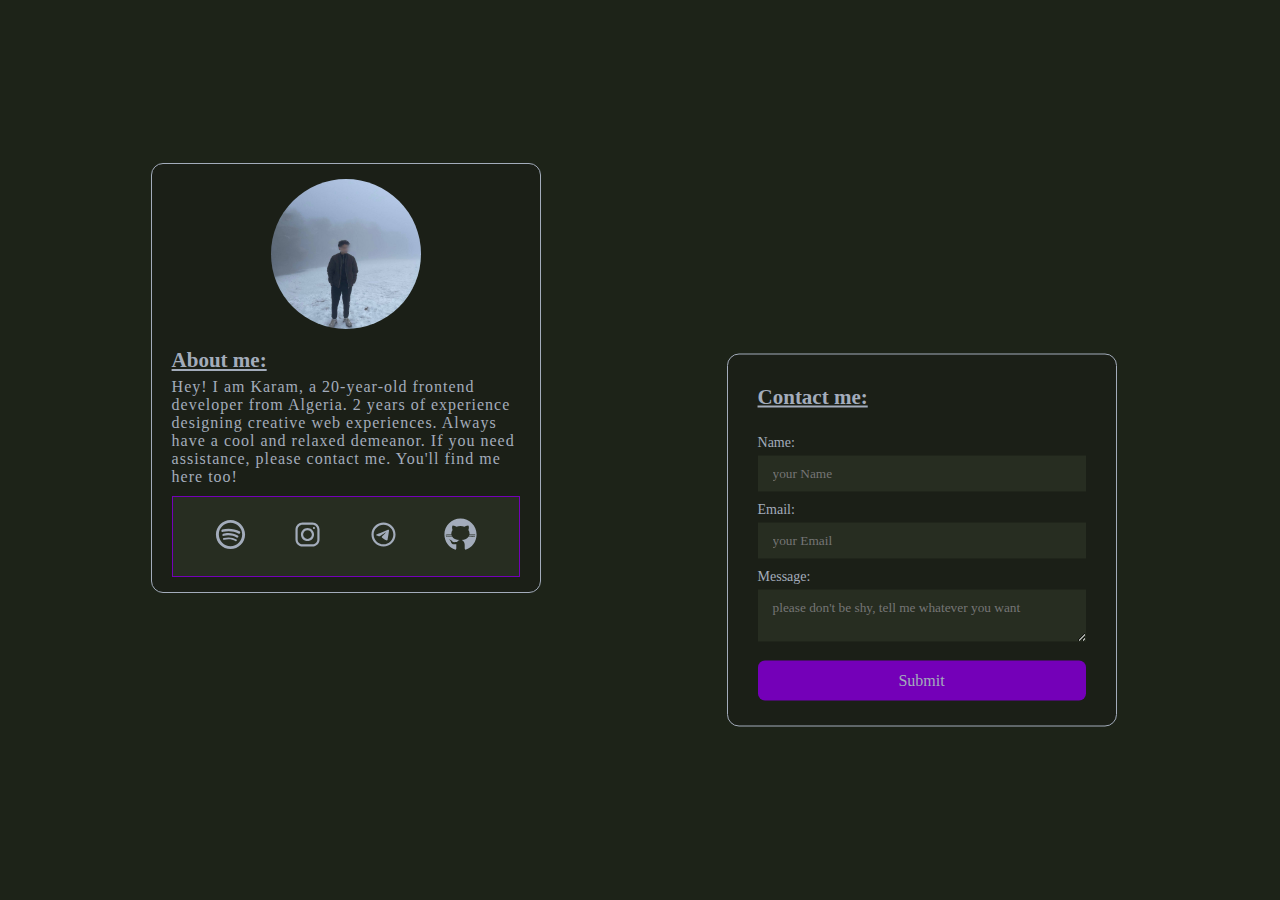
<file: index.html>
<!DOCTYPE html>
<html lang="en">
  <head>
    <meta charset="UTF-8" />
    <meta name="viewport" content="width=device-width, initial-scale=1.0" />
    <title>karamDev</title>
    <link rel="stylesheet" href="./css/style.css">
  </head>
  <body>
    <div class="container">
      <div class="mainPage01 aboutMe mainPage01Screen">
        <div class="card">
          <img src="./imgs/img01.jpg" alt="not found" loading="lazy" />
        </div>

        <div class="personalInfo">
          <h2>About me:</h2>
          <p>
            Hey! I am Karam, a 20-year-old frontend developer from Algeria. 2 years of experience designing creative web experiences.
            Always have a cool and relaxed demeanor. If you need assistance, please contact me.
            You'll find me here too!
          </p>
        </div>

        <div class="iconsLink">
          <a href="https://open.spotify.com/user/317zyqvmzcftjy7rs3qo7rpbixmu" title="Spotify" target="_blank" rel="noopener noreferrer">
            <svg xmlns="http://www.w3.org/2000/svg" x="0px" y="0px" fill="#A3ACBB" width="35" height="35" viewBox="0 0 24 24">
              <path d="M 12 2 C 6.4889971 2 2 6.4889971 2 12 C 2 17.511003 6.4889971 22 12 22 C 17.511003 22 22 17.511003 22 12 C 22 6.4889971 17.511003 2 12 2 z M 12 4 C 16.430123 4 20 7.5698774 20 12 C 20 16.430123 16.430123 20 12 20 C 7.5698774 20 4 16.430123 4 12 C 4 7.5698774 7.5698774 4 12 4 z M 10.689453 8 C 9.1494531 8 7.696125 8.171625 6.328125 8.515625 C 5.986125 8.600625 5.7285156 8.8561406 5.7285156 9.3691406 C 5.7285156 9.8821406 6.0709844 10.310609 6.5839844 10.224609 C 6.8399844 10.224609 6.9266562 10.138672 7.0976562 10.138672 C 8.2096562 9.8816719 9.4924531 9.7109375 10.689453 9.7109375 C 13.084453 9.7109375 15.564391 10.309 17.275391 11.25 C 17.531391 11.335 17.616109 11.421875 17.787109 11.421875 C 18.301109 11.421875 18.643516 11.079406 18.728516 10.566406 C 18.728516 10.139406 18.473797 9.8819375 18.216797 9.7109375 C 16.078797 8.5989375 13.340453 8 10.689453 8 z M 10.519531 10.994141 C 9.0655312 10.994141 8.0396719 11.250813 7.0136719 11.507812 C 6.5856719 11.678813 6.4140625 11.849344 6.4140625 12.277344 C 6.4140625 12.619344 6.6696563 12.960938 7.0976562 12.960938 C 7.2686562 12.960937 7.3543906 12.961 7.5253906 12.875 C 8.2953906 12.704 9.3215937 12.533203 10.433594 12.533203 C 12.656594 12.533203 14.710062 13.045328 16.164062 13.986328 C 16.335063 14.071328 16.506734 14.158203 16.677734 14.158203 C 17.104734 14.158203 17.360266 13.815672 17.447266 13.388672 C 17.447266 13.132672 17.276531 12.876078 17.019531 12.705078 C 15.137531 11.593078 12.914531 10.994141 10.519531 10.994141 z M 10.775391 14.007812 C 9.5783906 14.007812 8.4655156 14.178547 7.3535156 14.435547 C 7.0115156 14.435547 6.8417969 14.691203 6.8417969 15.033203 C 6.8417969 15.375203 7.0974531 15.632812 7.4394531 15.632812 C 7.5254531 15.632812 7.6961875 15.546875 7.8671875 15.546875 C 8.7221875 15.375875 9.7484531 15.205078 10.689453 15.205078 C 12.399453 15.205078 14.025594 15.632344 15.308594 16.402344 C 15.479594 16.487344 15.565328 16.572266 15.736328 16.572266 C 15.992328 16.572266 16.248922 16.402609 16.419922 15.974609 C 16.419922 15.632609 16.249125 15.546 16.078125 15.375 C 14.538125 14.52 12.742391 14.007812 10.775391 14.007812 z"></path>
          </svg>
          </a>

          <a href="https://www.instagram.com/karam_baii/" target="_blank" rel="noopener noreferrer" title="Instagram">
            <svg xmlns="http://www.w3.org/2000/svg" x="0px" y="0px" fill="#A3ACBB" width="35" height="35" viewBox="0 0 32 32">
              <path d="M 11.46875 5 C 7.917969 5 5 7.914063 5 11.46875 L 5 20.53125 C 5 24.082031 7.914063 27 11.46875 27 L 20.53125 27 C 24.082031 27 27 24.085938 27 20.53125 L 27 11.46875 C 27 7.917969 24.085938 5 20.53125 5 Z M 11.46875 7 L 20.53125 7 C 23.003906 7 25 8.996094 25 11.46875 L 25 20.53125 C 25 23.003906 23.003906 25 20.53125 25 L 11.46875 25 C 8.996094 25 7 23.003906 7 20.53125 L 7 11.46875 C 7 8.996094 8.996094 7 11.46875 7 Z M 21.90625 9.1875 C 21.402344 9.1875 21 9.589844 21 10.09375 C 21 10.597656 21.402344 11 21.90625 11 C 22.410156 11 22.8125 10.597656 22.8125 10.09375 C 22.8125 9.589844 22.410156 9.1875 21.90625 9.1875 Z M 16 10 C 12.699219 10 10 12.699219 10 16 C 10 19.300781 12.699219 22 16 22 C 19.300781 22 22 19.300781 22 16 C 22 12.699219 19.300781 10 16 10 Z M 16 12 C 18.222656 12 20 13.777344 20 16 C 20 18.222656 18.222656 20 16 20 C 13.777344 20 12 18.222656 12 16 C 12 13.777344 13.777344 12 16 12 Z"></path>
              </svg>
        </a>  
          <a href="https://web.telegram.org/a/" target="_blank" rel="noopener noreferrer"  title="Telegram">
            <svg xmlns="http://www.w3.org/2000/svg" x="0px" y="0px" fill="#A3ACBB"  width="35" height="35" viewBox="0 0 64 64">
              <path d="M 32 10 C 19.85 10 10 19.85 10 32 C 10 44.15 19.85 54 32 54 C 44.15 54 54 44.15 54 32 C 54 19.85 44.15 10 32 10 z M 32 14 C 41.941 14 50 22.059 50 32 C 50 41.941 41.941 50 32 50 C 22.059 50 14 41.941 14 32 C 14 22.059 22.059 14 32 14 z M 41.041016 23.337891 C 40.533078 23.279297 39.894891 23.418531 39.181641 23.675781 C 37.878641 24.145781 21.223719 31.217953 20.261719 31.626953 C 19.350719 32.014953 18.487328 32.437828 18.486328 33.048828 C 18.486328 33.478828 18.741312 33.721656 19.445312 33.972656 C 20.177313 34.234656 22.023281 34.79275 23.113281 35.09375 C 24.163281 35.38275 25.357344 35.130844 26.027344 34.714844 C 26.736344 34.273844 34.928625 28.7925 35.515625 28.3125 C 36.102625 27.8325 36.571797 28.448688 36.091797 28.929688 C 35.611797 29.410688 29.988094 34.865094 29.246094 35.621094 C 28.346094 36.539094 28.985844 37.490094 29.589844 37.871094 C 30.278844 38.306094 35.239328 41.632016 35.986328 42.166016 C 36.733328 42.700016 37.489594 42.941406 38.183594 42.941406 C 38.877594 42.941406 39.242891 42.026797 39.587891 40.966797 C 39.992891 39.725797 41.890047 27.352062 42.123047 24.914062 C 42.194047 24.175062 41.960906 23.683844 41.503906 23.464844 C 41.365656 23.398594 41.210328 23.357422 41.041016 23.337891 z"></path>
              </svg>
            </a>

          <a href="https://github.com/karam-baii" title="Git Hub" target="_blank" rel="noopener noreferrer">
            <svg xmlns="http://www.w3.org/2000/svg" x="0px" y="0px" fill="#A3ACBB" width="35" height="35" viewBox="0 0 50 50">
              <path d="M17.791,46.836C18.502,46.53,19,45.823,19,45v-5.4c0-0.197,0.016-0.402,0.041-0.61C19.027,38.994,19.014,38.997,19,39 c0,0-3,0-3.6,0c-1.5,0-2.8-0.6-3.4-1.8c-0.7-1.3-1-3.5-2.8-4.7C8.9,32.3,9.1,32,9.7,32c0.6,0.1,1.9,0.9,2.7,2c0.9,1.1,1.8,2,3.4,2 c2.487,0,3.82-0.125,4.622-0.555C21.356,34.056,22.649,33,24,33v-0.025c-5.668-0.182-9.289-2.066-10.975-4.975 c-3.665,0.042-6.856,0.405-8.677,0.707c-0.058-0.327-0.108-0.656-0.151-0.987c1.797-0.296,4.843-0.647,8.345-0.714 c-0.112-0.276-0.209-0.559-0.291-0.849c-3.511-0.178-6.541-0.039-8.187,0.097c-0.02-0.332-0.047-0.663-0.051-0.999 c1.649-0.135,4.597-0.27,8.018-0.111c-0.079-0.5-0.13-1.011-0.13-1.543c0-1.7,0.6-3.5,1.7-5c-0.5-1.7-1.2-5.3,0.2-6.6 c2.7,0,4.6,1.3,5.5,2.1C21,13.4,22.9,13,25,13s4,0.4,5.6,1.1c0.9-0.8,2.8-2.1,5.5-2.1c1.5,1.4,0.7,5,0.2,6.6c1.1,1.5,1.7,3.2,1.6,5 c0,0.484-0.045,0.951-0.11,1.409c3.499-0.172,6.527-0.034,8.204,0.102c-0.002,0.337-0.033,0.666-0.051,0.999 c-1.671-0.138-4.775-0.28-8.359-0.089c-0.089,0.336-0.197,0.663-0.325,0.98c3.546,0.046,6.665,0.389,8.548,0.689 c-0.043,0.332-0.093,0.661-0.151,0.987c-1.912-0.306-5.171-0.664-8.879-0.682C35.112,30.873,31.557,32.75,26,32.969V33 c2.6,0,5,3.9,5,6.6V45c0,0.823,0.498,1.53,1.209,1.836C41.37,43.804,48,35.164,48,25C48,12.318,37.683,2,25,2S2,12.318,2,25 C2,35.164,8.63,43.804,17.791,46.836z"></path>
          </svg>
          </a>
        </div>


      </div>

      <div class="mainPage02 contactMeBox mainPage02Screen">
        <div class="personalInfo contactMe">
          <h2>Contact me:</h2>
          <form action="https://api.web3forms.com/submit" method="POST" id="myForm">
            <input type="hidden" name="access_key" value="ef226a4a-772e-41c5-b77d-ee29cde734e2">
            <label for="name" class="labels">Name:</label>
            <input
              type="text"
              id="name"
              name="name"
              placeholder="your Name"
              autocomplete="off"
              required
            />
            <br />
            <label for="email" class="labels">Email:</label>
            <input
              type="email"
              id="email"
              name="email"
              placeholder="your Email"
              autocomplete="off"
              required
            />
            <br />
            <label for="message" class="labels">Message:</label>
            <textarea
              id="message"
              name="message"
              placeholder="please don't be shy, tell me whatever you want"
              required
            ></textarea>
            <button type="submit" id="submitBtn">Submit</button>
          </form>
        </div>
      </div>
    </div>
  </body>
</html>
</file>
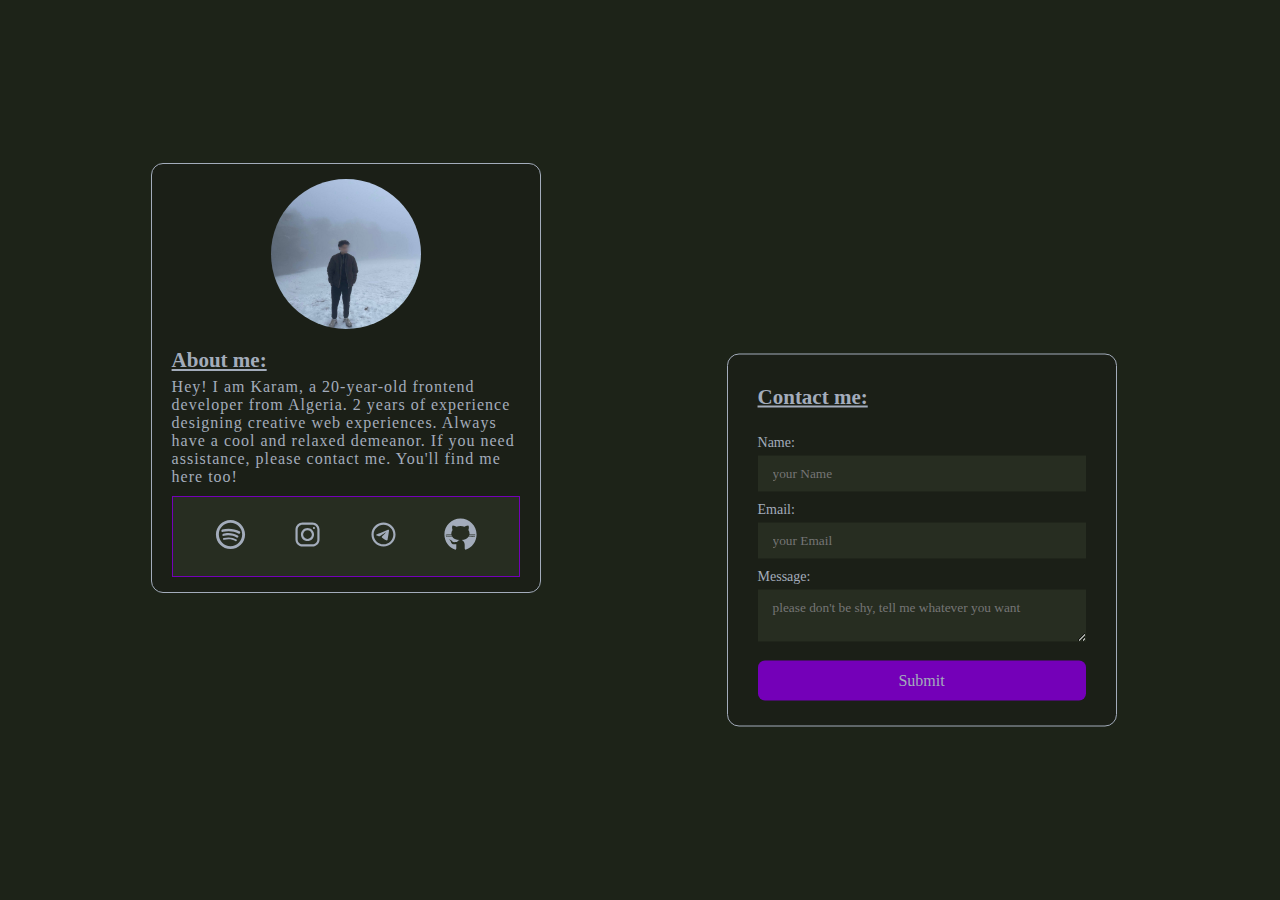
<file: html/index.html>
<!DOCTYPE html>
<html lang="en">
  <head>
    <meta charset="UTF-8" />
    <meta name="viewport" content="width=device-width, initial-scale=1.0" />
    <title>karamDev</title>
    <link rel="stylesheet" href="../css/style.css" />
  </head>
  <body>
    <div class="container">
      <div class="mainPage01 aboutMe mainPage01Screen">
        <div class="card">
          <img src="../imgs/img01.jpg" alt="not found" loading="lazy" />
        </div>

        <div class="personalInfo">
          <h2>About me:</h2>
          <p>
            Hey! I am Karam, a 20-year-old frontend developer from Algeria. 2 years of experience designing creative web experiences.
            Always have a cool and relaxed demeanor. If you need assistance, please contact me.
            You'll find me here too!
          </p>
        </div>

        <div class="iconsLink">
          <a href="https://open.spotify.com/user/317zyqvmzcftjy7rs3qo7rpbixmu" title="Spotify" target="_blank" rel="noopener noreferrer">
            <svg xmlns="http://www.w3.org/2000/svg" x="0px" y="0px" fill="#A3ACBB" width="35" height="35" viewBox="0 0 24 24">
              <path d="M 12 2 C 6.4889971 2 2 6.4889971 2 12 C 2 17.511003 6.4889971 22 12 22 C 17.511003 22 22 17.511003 22 12 C 22 6.4889971 17.511003 2 12 2 z M 12 4 C 16.430123 4 20 7.5698774 20 12 C 20 16.430123 16.430123 20 12 20 C 7.5698774 20 4 16.430123 4 12 C 4 7.5698774 7.5698774 4 12 4 z M 10.689453 8 C 9.1494531 8 7.696125 8.171625 6.328125 8.515625 C 5.986125 8.600625 5.7285156 8.8561406 5.7285156 9.3691406 C 5.7285156 9.8821406 6.0709844 10.310609 6.5839844 10.224609 C 6.8399844 10.224609 6.9266562 10.138672 7.0976562 10.138672 C 8.2096562 9.8816719 9.4924531 9.7109375 10.689453 9.7109375 C 13.084453 9.7109375 15.564391 10.309 17.275391 11.25 C 17.531391 11.335 17.616109 11.421875 17.787109 11.421875 C 18.301109 11.421875 18.643516 11.079406 18.728516 10.566406 C 18.728516 10.139406 18.473797 9.8819375 18.216797 9.7109375 C 16.078797 8.5989375 13.340453 8 10.689453 8 z M 10.519531 10.994141 C 9.0655312 10.994141 8.0396719 11.250813 7.0136719 11.507812 C 6.5856719 11.678813 6.4140625 11.849344 6.4140625 12.277344 C 6.4140625 12.619344 6.6696563 12.960938 7.0976562 12.960938 C 7.2686562 12.960937 7.3543906 12.961 7.5253906 12.875 C 8.2953906 12.704 9.3215937 12.533203 10.433594 12.533203 C 12.656594 12.533203 14.710062 13.045328 16.164062 13.986328 C 16.335063 14.071328 16.506734 14.158203 16.677734 14.158203 C 17.104734 14.158203 17.360266 13.815672 17.447266 13.388672 C 17.447266 13.132672 17.276531 12.876078 17.019531 12.705078 C 15.137531 11.593078 12.914531 10.994141 10.519531 10.994141 z M 10.775391 14.007812 C 9.5783906 14.007812 8.4655156 14.178547 7.3535156 14.435547 C 7.0115156 14.435547 6.8417969 14.691203 6.8417969 15.033203 C 6.8417969 15.375203 7.0974531 15.632812 7.4394531 15.632812 C 7.5254531 15.632812 7.6961875 15.546875 7.8671875 15.546875 C 8.7221875 15.375875 9.7484531 15.205078 10.689453 15.205078 C 12.399453 15.205078 14.025594 15.632344 15.308594 16.402344 C 15.479594 16.487344 15.565328 16.572266 15.736328 16.572266 C 15.992328 16.572266 16.248922 16.402609 16.419922 15.974609 C 16.419922 15.632609 16.249125 15.546 16.078125 15.375 C 14.538125 14.52 12.742391 14.007812 10.775391 14.007812 z"></path>
          </svg>
          </a>

          <a href="https://www.instagram.com/karam_baii/" target="_blank" rel="noopener noreferrer" title="Instagram">
            <svg xmlns="http://www.w3.org/2000/svg" x="0px" y="0px" fill="#A3ACBB" width="35" height="35" viewBox="0 0 32 32">
              <path d="M 11.46875 5 C 7.917969 5 5 7.914063 5 11.46875 L 5 20.53125 C 5 24.082031 7.914063 27 11.46875 27 L 20.53125 27 C 24.082031 27 27 24.085938 27 20.53125 L 27 11.46875 C 27 7.917969 24.085938 5 20.53125 5 Z M 11.46875 7 L 20.53125 7 C 23.003906 7 25 8.996094 25 11.46875 L 25 20.53125 C 25 23.003906 23.003906 25 20.53125 25 L 11.46875 25 C 8.996094 25 7 23.003906 7 20.53125 L 7 11.46875 C 7 8.996094 8.996094 7 11.46875 7 Z M 21.90625 9.1875 C 21.402344 9.1875 21 9.589844 21 10.09375 C 21 10.597656 21.402344 11 21.90625 11 C 22.410156 11 22.8125 10.597656 22.8125 10.09375 C 22.8125 9.589844 22.410156 9.1875 21.90625 9.1875 Z M 16 10 C 12.699219 10 10 12.699219 10 16 C 10 19.300781 12.699219 22 16 22 C 19.300781 22 22 19.300781 22 16 C 22 12.699219 19.300781 10 16 10 Z M 16 12 C 18.222656 12 20 13.777344 20 16 C 20 18.222656 18.222656 20 16 20 C 13.777344 20 12 18.222656 12 16 C 12 13.777344 13.777344 12 16 12 Z"></path>
              </svg>
        </a>  
          <a href="https://web.telegram.org/a/" target="_blank" rel="noopener noreferrer"  title="Telegram">
            <svg xmlns="http://www.w3.org/2000/svg" x="0px" y="0px" fill="#A3ACBB"  width="35" height="35" viewBox="0 0 64 64">
              <path d="M 32 10 C 19.85 10 10 19.85 10 32 C 10 44.15 19.85 54 32 54 C 44.15 54 54 44.15 54 32 C 54 19.85 44.15 10 32 10 z M 32 14 C 41.941 14 50 22.059 50 32 C 50 41.941 41.941 50 32 50 C 22.059 50 14 41.941 14 32 C 14 22.059 22.059 14 32 14 z M 41.041016 23.337891 C 40.533078 23.279297 39.894891 23.418531 39.181641 23.675781 C 37.878641 24.145781 21.223719 31.217953 20.261719 31.626953 C 19.350719 32.014953 18.487328 32.437828 18.486328 33.048828 C 18.486328 33.478828 18.741312 33.721656 19.445312 33.972656 C 20.177313 34.234656 22.023281 34.79275 23.113281 35.09375 C 24.163281 35.38275 25.357344 35.130844 26.027344 34.714844 C 26.736344 34.273844 34.928625 28.7925 35.515625 28.3125 C 36.102625 27.8325 36.571797 28.448688 36.091797 28.929688 C 35.611797 29.410688 29.988094 34.865094 29.246094 35.621094 C 28.346094 36.539094 28.985844 37.490094 29.589844 37.871094 C 30.278844 38.306094 35.239328 41.632016 35.986328 42.166016 C 36.733328 42.700016 37.489594 42.941406 38.183594 42.941406 C 38.877594 42.941406 39.242891 42.026797 39.587891 40.966797 C 39.992891 39.725797 41.890047 27.352062 42.123047 24.914062 C 42.194047 24.175062 41.960906 23.683844 41.503906 23.464844 C 41.365656 23.398594 41.210328 23.357422 41.041016 23.337891 z"></path>
              </svg>
            </a>

          <a href="https://github.com/karam-baii" title="Git Hub" target="_blank" rel="noopener noreferrer">
            <svg xmlns="http://www.w3.org/2000/svg" x="0px" y="0px" fill="#A3ACBB" width="35" height="35" viewBox="0 0 50 50">
              <path d="M17.791,46.836C18.502,46.53,19,45.823,19,45v-5.4c0-0.197,0.016-0.402,0.041-0.61C19.027,38.994,19.014,38.997,19,39 c0,0-3,0-3.6,0c-1.5,0-2.8-0.6-3.4-1.8c-0.7-1.3-1-3.5-2.8-4.7C8.9,32.3,9.1,32,9.7,32c0.6,0.1,1.9,0.9,2.7,2c0.9,1.1,1.8,2,3.4,2 c2.487,0,3.82-0.125,4.622-0.555C21.356,34.056,22.649,33,24,33v-0.025c-5.668-0.182-9.289-2.066-10.975-4.975 c-3.665,0.042-6.856,0.405-8.677,0.707c-0.058-0.327-0.108-0.656-0.151-0.987c1.797-0.296,4.843-0.647,8.345-0.714 c-0.112-0.276-0.209-0.559-0.291-0.849c-3.511-0.178-6.541-0.039-8.187,0.097c-0.02-0.332-0.047-0.663-0.051-0.999 c1.649-0.135,4.597-0.27,8.018-0.111c-0.079-0.5-0.13-1.011-0.13-1.543c0-1.7,0.6-3.5,1.7-5c-0.5-1.7-1.2-5.3,0.2-6.6 c2.7,0,4.6,1.3,5.5,2.1C21,13.4,22.9,13,25,13s4,0.4,5.6,1.1c0.9-0.8,2.8-2.1,5.5-2.1c1.5,1.4,0.7,5,0.2,6.6c1.1,1.5,1.7,3.2,1.6,5 c0,0.484-0.045,0.951-0.11,1.409c3.499-0.172,6.527-0.034,8.204,0.102c-0.002,0.337-0.033,0.666-0.051,0.999 c-1.671-0.138-4.775-0.28-8.359-0.089c-0.089,0.336-0.197,0.663-0.325,0.98c3.546,0.046,6.665,0.389,8.548,0.689 c-0.043,0.332-0.093,0.661-0.151,0.987c-1.912-0.306-5.171-0.664-8.879-0.682C35.112,30.873,31.557,32.75,26,32.969V33 c2.6,0,5,3.9,5,6.6V45c0,0.823,0.498,1.53,1.209,1.836C41.37,43.804,48,35.164,48,25C48,12.318,37.683,2,25,2S2,12.318,2,25 C2,35.164,8.63,43.804,17.791,46.836z"></path>
          </svg>
          </a>
        </div>


      </div>

      <div class="mainPage02 contactMeBox mainPage02Screen">
        <div class="personalInfo contactMe">
          <h2>Contact me:</h2>
          <form action="https://api.web3forms.com/submit" method="POST" id="myForm">
            <input type="hidden" name="access_key" value="ef226a4a-772e-41c5-b77d-ee29cde734e2">
            <label for="name" class="labels">Name:</label>
            <input
              type="text"
              id="name"
              name="name"
              placeholder="your Name"
              autocomplete="off"
              required
            />
            <br />
            <label for="email" class="labels">Email:</label>
            <input
              type="email"
              id="email"
              name="email"
              placeholder="your Email"
              autocomplete="off"
              required
            />
            <br />
            <label for="message" class="labels">Message:</label>
            <textarea
              id="message"
              name="message"
              placeholder="please don't be shy, tell me whatever you want"
              required
            ></textarea>
            <button type="submit" id="submitBtn">Submit</button>
          </form>
        </div>
      </div>
    </div>
  </body>
</html>
</file>
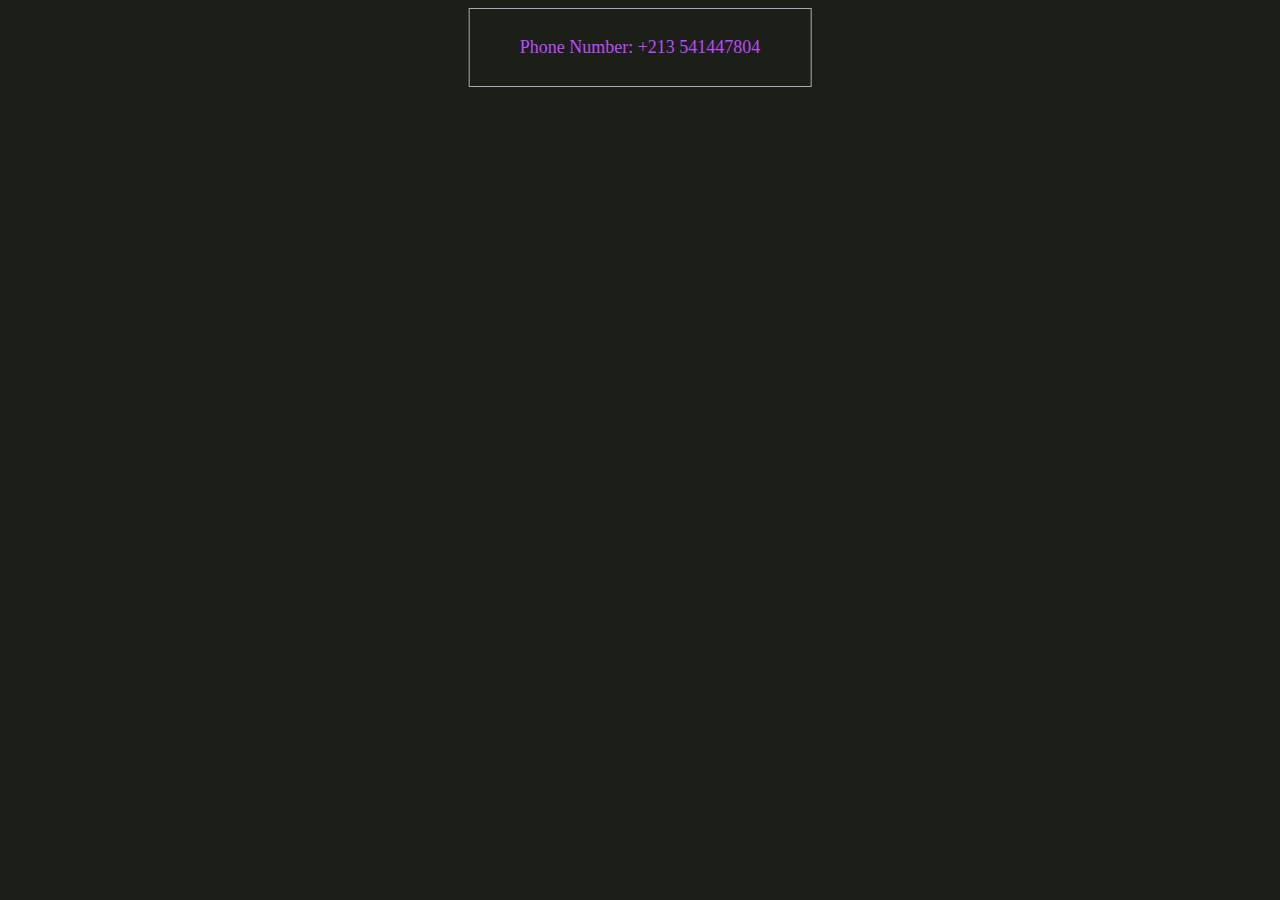
<file: home02.html>
<!DOCTYPE html>
<html lang="en">
<head>
    <meta charset="UTF-8">
    <meta name="viewport" content="width=device-width, initial-scale=1.0">
    <title>my number</title>
    <style>
        body{
            position: relative;
            background-color: #1b1f17;
        }

        div {
            position: absolute;
            top: -50%;
            left: 50%;
            transform: translateX(-50%);
            /* width: 20%; */
            color: #A3ACBB;
            background-color: #1b1f17;
            padding: 10px 50px;
            cursor: default;

            border: 1px solid #A3ACBB;
        }

        .num { 
            font-size: large;
            color: #bc4bfd;
        }
        
    </style>
</head>
<body>


    <div>
       
       <p class="num">Phone Number: +213 541447804</p>

    </div>
    
</body>
</html>
</file>
<file: css/style.css>
/* General styles for all screen sizes */
* {
    padding: 0;
    margin: 0;
    box-sizing: border-box;
    font-family: Georgia, 'Times New Roman', Times, serif;
}

.container {
    color-scheme: light dark;
    width: 100%;
    height: 100vh;
    background-color: #1d2318;
    color: #A3ACBB;
    display: flex;
    justify-content: space-around;
    align-items: center;
    padding: 20px 40px;
    position: relative;
}

.mainPage01, .mainPage02 {
    width: 390px;
    background-color: #1b1f17;
    color: #A3ACBB;
    padding: 15px 20px;
    border: 1px solid #A3ACBB;
    border-radius: 12px;
    display: flex;
    flex-direction: column;
    align-items: center;
    font-size: 14px;
    transition: all 0.3s ease;
}

.aboutMe {
    position: absolute;
    left: 27%;
    top: 42%;    
    transform: translate(-50%, -50%);
}

.contactMeBox {
    position: absolute;
    left: 72%;
    top: 60%;
    transform: translate(-50%, -50%);
}

.card img {
    width: 150px;
    height: 150px;
    border-radius: 50%;
    object-fit: cover;
    cursor: pointer;
    transition: all 0.2s ease-in-out;
}

.card img:hover {
    filter: saturate(100%);
}

.personalInfo {
    padding: 10px 0;
}

.personalInfo h2 {
    text-decoration: underline;
    padding: 5px 0;
    cursor: default;
}

.personalInfo p {
    font-size: 16px;
    letter-spacing: 1px;
}

.contactMe h2 {
    margin-bottom: 20px;
}

.labels {
    display: inline-block;
    margin-bottom: 5px;
}

#myForm input,
#myForm textarea {
    width: 100%;
    padding: 10px 15px;
    background-color: #272d21;
    outline: none;
    border: none;
    margin-bottom: 10px;
}

#myForm input:focus,
#myForm textarea:focus {
    outline: 2px solid #7400B8;
}

#submitBtn {
    width: 100%;
    height: 40px;
    padding: 10px 15px;
    margin-top: 5px;
    border-radius: 7px;
    font-size: 16px;
    border: none;
    cursor: pointer;
    color: #A3ACBB;
    background-color: #7400B8;
    transition: all 0.2s ease;
}

#submitBtn:hover {
    background-color: #63009b;
}

#submitBtn:active {
    background-color: #7400B8;
}

.iconsLink {
    padding: 10px 20px;
    display: flex;
    justify-content: space-around;
    align-items: center;
    width: 100%;
    background-color: #272d21;
    border: 1px solid #7400B8;
}

.iconsLink a {
    border-radius: 50%;
    padding: 10px;
    transition: all 0.2s ease;
}

.iconsLink a:hover {
    background-color: #7400B8;
}

/* Media query for screens with max-width of 1100px */
@media screen and (max-width: 1100px) {
    .mainPage01, .mainPage02 {
        width: 80%;
        max-width: 350px;
        font-size: 12px;
    }
}

/* Media query for screens with max-width of 550px */
@media screen and (max-width: 550px) {
    .container {
        flex-direction: column;
        padding: 10px 20px;
    }

    .mainPage01, .mainPage02 {
        width: 95%;
        font-size: 10px;
        margin: 10px 0;
        position: static;
        transform: none;
    }

    .personalInfo h2, .contactMe h2 {
        font-size: 14px;
    }

    .personalInfo p, .labels {
        font-size: 12px;
    }
}

/* Media query for screens with max-width of 377px */
@media screen and (max-width: 377px) {
    .mainPage01, .mainPage02 {
        width: 100%;
        font-size: 8px;
        padding: 10px 15px;
    }

    .personalInfo h2, .contactMe h2 {
        font-size: 12px;
    }

    .personalInfo p, .labels {
        font-size: 10px;
    }
}
</file>
